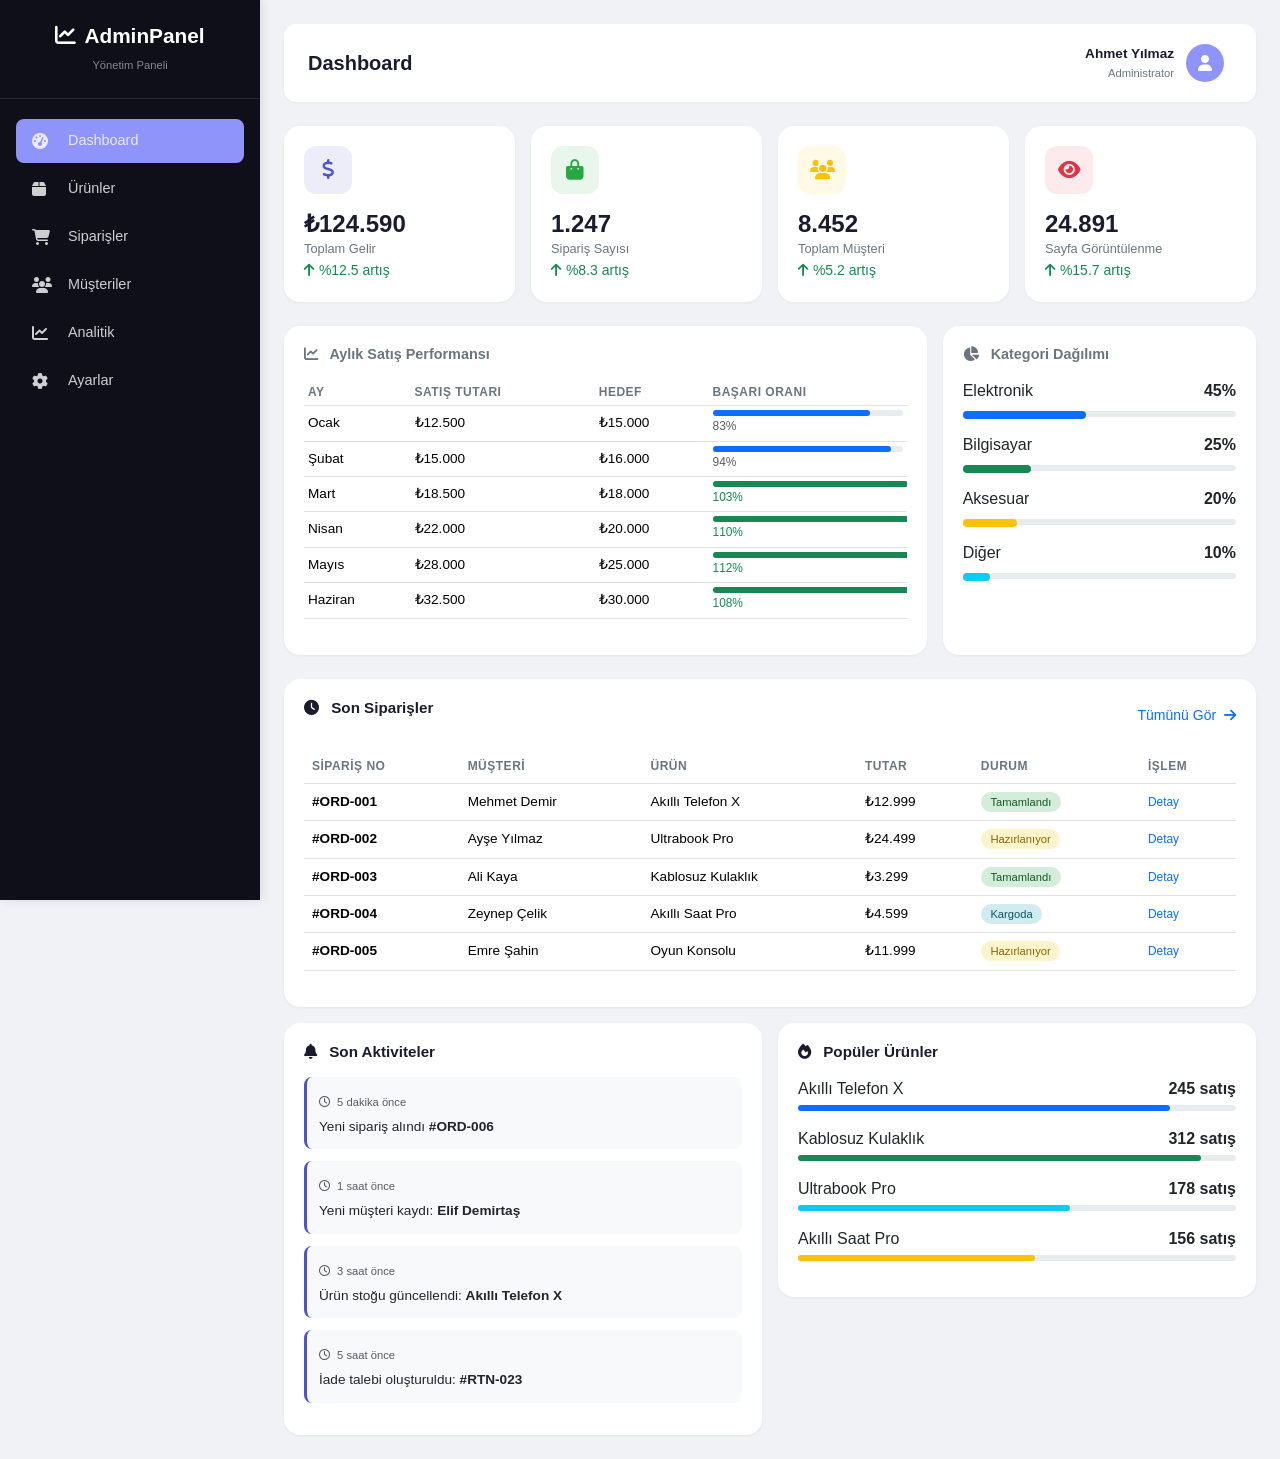
<file: index.html>
<!doctype html>
<html lang="tr">
  <head>
    <meta charset="UTF-8" />
    <meta name="viewport" content="width=device-width, initial-scale=1.0" />
    <title>Admin Dashboard - Bootstrap 5.3</title>

    <!-- Bootstrap 5.3 CSS -->
    <link
      href="https://cdn.jsdelivr.net/npm/bootstrap@5.3.0/dist/css/bootstrap.min.css"
      rel="stylesheet"
    />

    <!-- Font Awesome Icons -->
    <link
      rel="stylesheet"
      href="https://cdnjs.cloudflare.com/ajax/libs/font-awesome/6.4.0/css/all.min.css"
    />

    <style>
      * {
        margin: 0;
        padding: 0;
        box-sizing: border-box;
      }

      body {
        background-color: #f0f2f5;
        font-family: "Segoe UI", Tahoma, Geneva, Verdana, sans-serif;
      }

      /* Sidebar Styles */
      .sidebar {
        position: fixed;
        top: 0;
        left: 0;
        height: 100vh;
        width: 260px;
        background: #0f0f1a;
        color: white;
        box-shadow: 2px 0 10px rgba(0, 0, 0, 0.1);
        overflow-y: auto;
      }

      .sidebar-header {
        padding: 1.5rem;
        border-bottom: 1px solid rgba(255, 255, 255, 0.1);
        text-align: center;
      }

      .sidebar-header h3 {
        font-size: 1.3rem;
        font-weight: 600;
        margin: 0;
        color: #fff;
      }

      .sidebar-header p {
        font-size: 0.7rem;
        color: rgba(255, 255, 255, 0.5);
        margin-top: 0.5rem;
        margin-bottom: 0;
      }

      .nav-menu {
        padding: 1rem 0;
      }

      .nav-item {
        margin: 0.25rem 1rem;
        border-radius: 0.5rem;
        transition: all 0.2s;
      }

      .nav-item:hover {
        background: rgba(255, 255, 255, 0.1);
      }

      .nav-item.active {
        background: #8f94fb;
      }

      .nav-link {
        color: rgba(255, 255, 255, 0.8);
        padding: 0.7rem 1rem;
        display: flex;
        align-items: center;
        gap: 0.75rem;
        text-decoration: none;
        font-size: 0.9rem;
      }

      .nav-link:hover {
        color: white;
      }

      .nav-link i {
        width: 24px;
        font-size: 1rem;
      }

      /* Main Content */
      .main-content {
        margin-left: 260px;
        padding: 1.5rem;
      }

      /* Top Bar */
      .top-bar {
        background: white;
        border-radius: 0.75rem;
        padding: 0.75rem 1.5rem;
        margin-bottom: 1.5rem;
        box-shadow: 0 1px 3px rgba(0, 0, 0, 0.05);
        display: flex;
        justify-content: space-between;
        align-items: center;
      }

      .page-title {
        font-size: 1.25rem;
        font-weight: 600;
        color: #1a1c2e;
        margin: 0;
      }

      .user-menu {
        display: flex;
        align-items: center;
        gap: 1rem;
      }

      .dropdown-toggle::after {
        display: none;
      }

      .user-dropdown {
        display: flex;
        align-items: center;
        gap: 0.75rem;
        cursor: pointer;
        padding: 0.5rem;
        border-radius: 2rem;
        transition: background 0.2s;
      }

      .user-dropdown:hover {
        background: #f8f9fa;
      }

      .user-avatar {
        width: 38px;
        height: 38px;
        border-radius: 50%;
        background: #8f94fb;
        display: flex;
        align-items: center;
        justify-content: center;
        color: white;
        font-weight: bold;
      }

      .user-info-text {
        text-align: right;
      }

      .user-info-text .user-name {
        font-weight: 600;
        font-size: 0.85rem;
        color: #1a1c2e;
        margin: 0;
      }

      .user-info-text .user-role {
        font-size: 0.7rem;
        color: #6c757d;
        margin: 0;
      }

      /* Stat Cards */
      .stat-card {
        background: white;
        border-radius: 1rem;
        padding: 1.25rem;
        transition: transform 0.2s;
        border: none;
        box-shadow: 0 1px 3px rgba(0, 0, 0, 0.05);
      }

      .stat-card:hover {
        transform: translateY(-3px);
        box-shadow: 0 5px 15px rgba(0, 0, 0, 0.1);
      }

      .stat-icon {
        width: 48px;
        height: 48px;
        border-radius: 0.75rem;
        display: flex;
        align-items: center;
        justify-content: center;
        font-size: 1.25rem;
        margin-bottom: 1rem;
      }

      .stat-card h3 {
        font-size: 1.5rem;
        font-weight: 700;
        margin: 0;
        color: #1a1c2e;
      }

      .stat-card p {
        color: #6c757d;
        margin: 0;
        font-size: 0.8rem;
      }

      /* Chart Cards */
      .chart-card {
        background: white;
        border-radius: 1rem;
        padding: 1.25rem;
        box-shadow: 0 1px 3px rgba(0, 0, 0, 0.05);
        height: 100%;
      }

      .chart-card h5 {
        font-size: 0.9rem;
        font-weight: 600;
        color: #6c757d;
        margin-bottom: 1rem;
      }

      /* Table Card */
      .table-card {
        background: white;
        border-radius: 1rem;
        padding: 1.25rem;
        box-shadow: 0 1px 3px rgba(0, 0, 0, 0.05);
      }

      .table-card h5 {
        font-size: 0.95rem;
        font-weight: 600;
        color: #1a1c2e;
        margin-bottom: 1rem;
      }

      .table th {
        border-top: none;
        font-size: 0.75rem;
        font-weight: 600;
        color: #6c757d;
        text-transform: uppercase;
        letter-spacing: 0.5px;
      }

      .table td {
        font-size: 0.85rem;
        vertical-align: middle;
      }

      .badge-success {
        background-color: #d4edda;
        color: #155724;
        padding: 0.25rem 0.6rem;
        border-radius: 2rem;
        font-size: 0.7rem;
        font-weight: 500;
      }

      .badge-warning {
        background-color: #fff3cd;
        color: #856404;
        padding: 0.25rem 0.6rem;
        border-radius: 2rem;
        font-size: 0.7rem;
        font-weight: 500;
      }

      .badge-info {
        background-color: #d1ecf1;
        color: #0c5460;
        padding: 0.25rem 0.6rem;
        border-radius: 2rem;
        font-size: 0.7rem;
        font-weight: 500;
      }

      /* Activity List */
      .activity-item {
        padding: 0.75rem;
        border-left: 3px solid #4e54c8;
        background: #f8f9fa;
        margin-bottom: 0.75rem;
        border-radius: 0.5rem;
      }

      .activity-item small {
        font-size: 0.7rem;
      }

      .activity-item p {
        font-size: 0.85rem;
        margin: 0.25rem 0 0 0;
      }

      /* Progress Bar */
      .progress-custom {
        height: 6px;
        background-color: #e9ecef;
        border-radius: 3px;
      }

      .product-item {
        margin-bottom: 1rem;
      }

      .product-item .d-flex {
        margin-bottom: 0.25rem;
      }

      /* Custom Scrollbar */
      .sidebar::-webkit-scrollbar {
        width: 4px;
      }

      .sidebar::-webkit-scrollbar-track {
        background: rgba(255, 255, 255, 0.1);
      }

      .sidebar::-webkit-scrollbar-thumb {
        background: rgba(255, 255, 255, 0.3);
        border-radius: 2px;
      }
    </style>
  </head>
  <body>
    <!-- Sidebar - Sol Sabit Menü -->
    <div class="sidebar">
      <div class="sidebar-header">
        <h3><i class="fas fa-chart-line me-2"></i>AdminPanel</h3>
        <p>Yönetim Paneli</p>
      </div>
      <div class="nav-menu">
        <div class="nav-item active">
          <a href="#" class="nav-link">
            <i class="fas fa-tachometer-alt"></i>
            <span>Dashboard</span>
          </a>
        </div>
        <div class="nav-item">
          <a href="#" class="nav-link">
            <i class="fas fa-box"></i>
            <span>Ürünler</span>
          </a>
        </div>
        <div class="nav-item">
          <a href="#" class="nav-link">
            <i class="fas fa-shopping-cart"></i>
            <span>Siparişler</span>
          </a>
        </div>
        <div class="nav-item">
          <a href="#" class="nav-link">
            <i class="fas fa-users"></i>
            <span>Müşteriler</span>
          </a>
        </div>
        <div class="nav-item">
          <a href="#" class="nav-link">
            <i class="fas fa-chart-line"></i>
            <span>Analitik</span>
          </a>
        </div>
        <div class="nav-item">
          <a href="#" class="nav-link">
            <i class="fas fa-cog"></i>
            <span>Ayarlar</span>
          </a>
        </div>
      </div>
    </div>

    <!-- Main Content -->
    <div class="main-content">
      <!-- Top Bar - Profil ve Çıkış -->
      <div class="top-bar">
        <h4 class="page-title">Dashboard</h4>
        <div class="user-menu">
          <div class="dropdown">
            <div
              class="user-dropdown"
              data-bs-toggle="dropdown"
              aria-expanded="false"
            >
              <div class="user-info-text">
                <p class="user-name">Ahmet Yılmaz</p>
                <p class="user-role">Administrator</p>
              </div>
              <div class="user-avatar">
                <i class="fas fa-user"></i>
              </div>
            </div>
            <ul class="dropdown-menu dropdown-menu-end">
              <li>
                <a class="dropdown-item" href="#"
                  ><i class="fas fa-user-circle me-2"></i> Profilim</a
                >
              </li>
              <li>
                <a class="dropdown-item" href="#"
                  ><i class="fas fa-cog me-2"></i> Hesap Ayarları</a
                >
              </li>
              <li><hr class="dropdown-divider" /></li>
              <li>
                <a class="dropdown-item text-danger" href="#"
                  ><i class="fas fa-sign-out-alt me-2"></i> Çıkış Yap</a
                >
              </li>
            </ul>
          </div>
        </div>
      </div>

      <!-- İstatistik Kartları - 4'lü Grid -->
      <div class="row g-3 mb-4">
        <div class="col-sm-6 col-xl-3">
          <div class="stat-card">
            <div class="stat-icon" style="background: rgba(78, 84, 200, 0.1)">
              <i class="fas fa-dollar-sign" style="color: #4e54c8"></i>
            </div>
            <h3>₺124.590</h3>
            <p>Toplam Gelir</p>
            <small class="text-success"
              ><i class="fas fa-arrow-up"></i> %12.5 artış</small
            >
          </div>
        </div>
        <div class="col-sm-6 col-xl-3">
          <div class="stat-card">
            <div class="stat-icon" style="background: rgba(40, 167, 69, 0.1)">
              <i class="fas fa-shopping-bag" style="color: #28a745"></i>
            </div>
            <h3>1.247</h3>
            <p>Sipariş Sayısı</p>
            <small class="text-success"
              ><i class="fas fa-arrow-up"></i> %8.3 artış</small
            >
          </div>
        </div>
        <div class="col-sm-6 col-xl-3">
          <div class="stat-card">
            <div class="stat-icon" style="background: rgba(255, 193, 7, 0.1)">
              <i class="fas fa-users" style="color: #ffc107"></i>
            </div>
            <h3>8.452</h3>
            <p>Toplam Müşteri</p>
            <small class="text-success"
              ><i class="fas fa-arrow-up"></i> %5.2 artış</small
            >
          </div>
        </div>
        <div class="col-sm-6 col-xl-3">
          <div class="stat-card">
            <div class="stat-icon" style="background: rgba(220, 53, 69, 0.1)">
              <i class="fas fa-eye" style="color: #dc3545"></i>
            </div>
            <h3>24.891</h3>
            <p>Sayfa Görüntülenme</p>
            <small class="text-success"
              ><i class="fas fa-arrow-up"></i> %15.7 artış</small
            >
          </div>
        </div>
      </div>

      <!-- Grafikler ve İstatistikler -->
      <div class="row g-3 mb-4">
        <!-- Sol: Satış Grafiği (Tablo bazlı) -->
        <div class="col-lg-8">
          <div class="chart-card">
            <h5>
              <i class="fas fa-chart-line me-2"></i> Aylık Satış Performansı
            </h5>
            <div class="table-responsive">
              <table class="table table-sm">
                <thead>
                  <tr>
                    <th>Ay</th>
                    <th>Satış Tutarı</th>
                    <th>Hedef</th>
                    <th>Başarı Oranı</th>
                  </tr>
                </thead>
                <tbody>
                  <tr>
                    <td>Ocak</td>
                    <td>₺12.500</td>
                    <td>₺15.000</td>
                    <td>
                      <div class="progress-custom">
                        <div
                          class="progress-bar bg-primary"
                          style="width: 83%; height: 6px; border-radius: 3px"
                        ></div>
                      </div>
                      <small class="text-muted">83%</small>
                    </td>
                  </tr>
                  <tr>
                    <td>Şubat</td>
                    <td>₺15.000</td>
                    <td>₺16.000</td>
                    <td>
                      <div class="progress-custom">
                        <div
                          class="progress-bar bg-primary"
                          style="width: 94%; height: 6px; border-radius: 3px"
                        ></div>
                      </div>
                      <small class="text-muted">94%</small>
                    </td>
                  </tr>
                  <tr>
                    <td>Mart</td>
                    <td>₺18.500</td>
                    <td>₺18.000</td>
                    <td>
                      <div class="progress-custom">
                        <div
                          class="progress-bar bg-success"
                          style="width: 103%; height: 6px; border-radius: 3px"
                        ></div>
                      </div>
                      <small class="text-success">103%</small>
                    </td>
                  </tr>
                  <tr>
                    <td>Nisan</td>
                    <td>₺22.000</td>
                    <td>₺20.000</td>
                    <td>
                      <div class="progress-custom">
                        <div
                          class="progress-bar bg-success"
                          style="width: 110%; height: 6px; border-radius: 3px"
                        ></div>
                      </div>
                      <small class="text-success">110%</small>
                    </td>
                  </tr>
                  <tr>
                    <td>Mayıs</td>
                    <td>₺28.000</td>
                    <td>₺25.000</td>
                    <td>
                      <div class="progress-custom">
                        <div
                          class="progress-bar bg-success"
                          style="width: 112%; height: 6px; border-radius: 3px"
                        ></div>
                      </div>
                      <small class="text-success">112%</small>
                    </td>
                  </tr>
                  <tr>
                    <td>Haziran</td>
                    <td>₺32.500</td>
                    <td>₺30.000</td>
                    <td>
                      <div class="progress-custom">
                        <div
                          class="progress-bar bg-success"
                          style="width: 108%; height: 6px; border-radius: 3px"
                        ></div>
                      </div>
                      <small class="text-success">108%</small>
                    </td>
                  </tr>
                </tbody>
              </table>
            </div>
          </div>
        </div>
        <!-- Sağ: Kategori Dağılımı -->
        <div class="col-lg-4">
          <div class="chart-card">
            <h5><i class="fas fa-chart-pie me-2"></i> Kategori Dağılımı</h5>
            <div class="mt-3">
              <div class="d-flex justify-content-between mb-2">
                <span>Elektronik</span>
                <span class="fw-bold">45%</span>
              </div>
              <div class="progress-custom mb-3">
                <div
                  class="progress-bar bg-primary"
                  style="width: 45%; height: 8px; border-radius: 4px"
                ></div>
              </div>
              <div class="d-flex justify-content-between mb-2">
                <span>Bilgisayar</span>
                <span class="fw-bold">25%</span>
              </div>
              <div class="progress-custom mb-3">
                <div
                  class="progress-bar bg-success"
                  style="width: 25%; height: 8px; border-radius: 4px"
                ></div>
              </div>
              <div class="d-flex justify-content-between mb-2">
                <span>Aksesuar</span>
                <span class="fw-bold">20%</span>
              </div>
              <div class="progress-custom mb-3">
                <div
                  class="progress-bar bg-warning"
                  style="width: 20%; height: 8px; border-radius: 4px"
                ></div>
              </div>
              <div class="d-flex justify-content-between mb-2">
                <span>Diğer</span>
                <span class="fw-bold">10%</span>
              </div>
              <div class="progress-custom mb-3">
                <div
                  class="progress-bar bg-info"
                  style="width: 10%; height: 8px; border-radius: 4px"
                ></div>
              </div>
            </div>
          </div>
        </div>
      </div>

      <!-- Son Siparişler Tablosu -->
      <div class="table-card mb-3">
        <div class="d-flex justify-content-between align-items-center mb-3">
          <h5><i class="fas fa-clock me-2"></i> Son Siparişler</h5>
          <a href="#" class="text-decoration-none small"
            >Tümünü Gör <i class="fas fa-arrow-right ms-1"></i
          ></a>
        </div>
        <div class="table-responsive">
          <table class="table table-hover">
            <thead>
              <tr>
                <th>Sipariş No</th>
                <th>Müşteri</th>
                <th>Ürün</th>
                <th>Tutar</th>
                <th>Durum</th>
                <th>İşlem</th>
              </tr>
            </thead>
            <tbody>
              <tr>
                <td><span class="fw-semibold">#ORD-001</span></td>
                <td>Mehmet Demir</td>
                <td>Akıllı Telefon X</td>
                <td>₺12.999</td>
                <td><span class="badge-success">Tamamlandı</span></td>
                <td>
                  <a href="#" class="text-primary text-decoration-none small"
                    >Detay</a
                  >
                </td>
              </tr>
              <tr>
                <td><span class="fw-semibold">#ORD-002</span></td>
                <td>Ayşe Yılmaz</td>
                <td>Ultrabook Pro</td>
                <td>₺24.499</td>
                <td><span class="badge-warning">Hazırlanıyor</span></td>
                <td>
                  <a href="#" class="text-primary text-decoration-none small"
                    >Detay</a
                  >
                </td>
              </tr>
              <tr>
                <td><span class="fw-semibold">#ORD-003</span></td>
                <td>Ali Kaya</td>
                <td>Kablosuz Kulaklık</td>
                <td>₺3.299</td>
                <td><span class="badge-success">Tamamlandı</span></td>
                <td>
                  <a href="#" class="text-primary text-decoration-none small"
                    >Detay</a
                  >
                </td>
              </tr>
              <tr>
                <td><span class="fw-semibold">#ORD-004</span></td>
                <td>Zeynep Çelik</td>
                <td>Akıllı Saat Pro</td>
                <td>₺4.599</td>
                <td><span class="badge-info">Kargoda</span></td>
                <td>
                  <a href="#" class="text-primary text-decoration-none small"
                    >Detay</a
                  >
                </td>
              </tr>
              <tr>
                <td><span class="fw-semibold">#ORD-005</span></td>
                <td>Emre Şahin</td>
                <td>Oyun Konsolu</td>
                <td>₺11.999</td>
                <td><span class="badge-warning">Hazırlanıyor</span></td>
                <td>
                  <a href="#" class="text-primary text-decoration-none small"
                    >Detay</a
                  >
                </td>
              </tr>
            </tbody>
          </table>
        </div>
      </div>

      <!-- Son Aktiviteler ve Popüler Ürünler -->
      <div class="row g-3">
        <div class="col-md-6">
          <div class="table-card">
            <h5><i class="fas fa-bell me-2"></i> Son Aktiviteler</h5>
            <div class="activity-item">
              <small class="text-muted"
                ><i class="far fa-clock me-1"></i> 5 dakika önce</small
              >
              <p>Yeni sipariş alındı <strong>#ORD-006</strong></p>
            </div>
            <div class="activity-item">
              <small class="text-muted"
                ><i class="far fa-clock me-1"></i> 1 saat önce</small
              >
              <p>Yeni müşteri kaydı: <strong>Elif Demirtaş</strong></p>
            </div>
            <div class="activity-item">
              <small class="text-muted"
                ><i class="far fa-clock me-1"></i> 3 saat önce</small
              >
              <p>Ürün stoğu güncellendi: <strong>Akıllı Telefon X</strong></p>
            </div>
            <div class="activity-item">
              <small class="text-muted"
                ><i class="far fa-clock me-1"></i> 5 saat önce</small
              >
              <p>İade talebi oluşturuldu: <strong>#RTN-023</strong></p>
            </div>
          </div>
        </div>
        <div class="col-md-6">
          <div class="table-card">
            <h5><i class="fas fa-fire me-2"></i> Popüler Ürünler</h5>
            <div class="product-item">
              <div class="d-flex justify-content-between">
                <span>Akıllı Telefon X</span>
                <span class="fw-semibold">245 satış</span>
              </div>
              <div class="progress-custom mt-1">
                <div
                  class="progress-bar bg-primary"
                  style="width: 85%; height: 6px; border-radius: 3px"
                ></div>
              </div>
            </div>
            <div class="product-item mt-3">
              <div class="d-flex justify-content-between">
                <span>Kablosuz Kulaklık</span>
                <span class="fw-semibold">312 satış</span>
              </div>
              <div class="progress-custom mt-1">
                <div
                  class="progress-bar bg-success"
                  style="width: 92%; height: 6px; border-radius: 3px"
                ></div>
              </div>
            </div>
            <div class="product-item mt-3">
              <div class="d-flex justify-content-between">
                <span>Ultrabook Pro</span>
                <span class="fw-semibold">178 satış</span>
              </div>
              <div class="progress-custom mt-1">
                <div
                  class="progress-bar bg-info"
                  style="width: 62%; height: 6px; border-radius: 3px"
                ></div>
              </div>
            </div>
            <div class="product-item mt-3">
              <div class="d-flex justify-content-between">
                <span>Akıllı Saat Pro</span>
                <span class="fw-semibold">156 satış</span>
              </div>
              <div class="progress-custom mt-1">
                <div
                  class="progress-bar bg-warning"
                  style="width: 54%; height: 6px; border-radius: 3px"
                ></div>
              </div>
            </div>
          </div>
        </div>
      </div>
    </div>

    <!-- Bootstrap JS Bundle (sadece dropdown için) -->
    <script src="https://cdn.jsdelivr.net/npm/bootstrap@5.3.0/dist/js/bootstrap.bundle.min.js"></script>
  </body>
</html>
</file>
